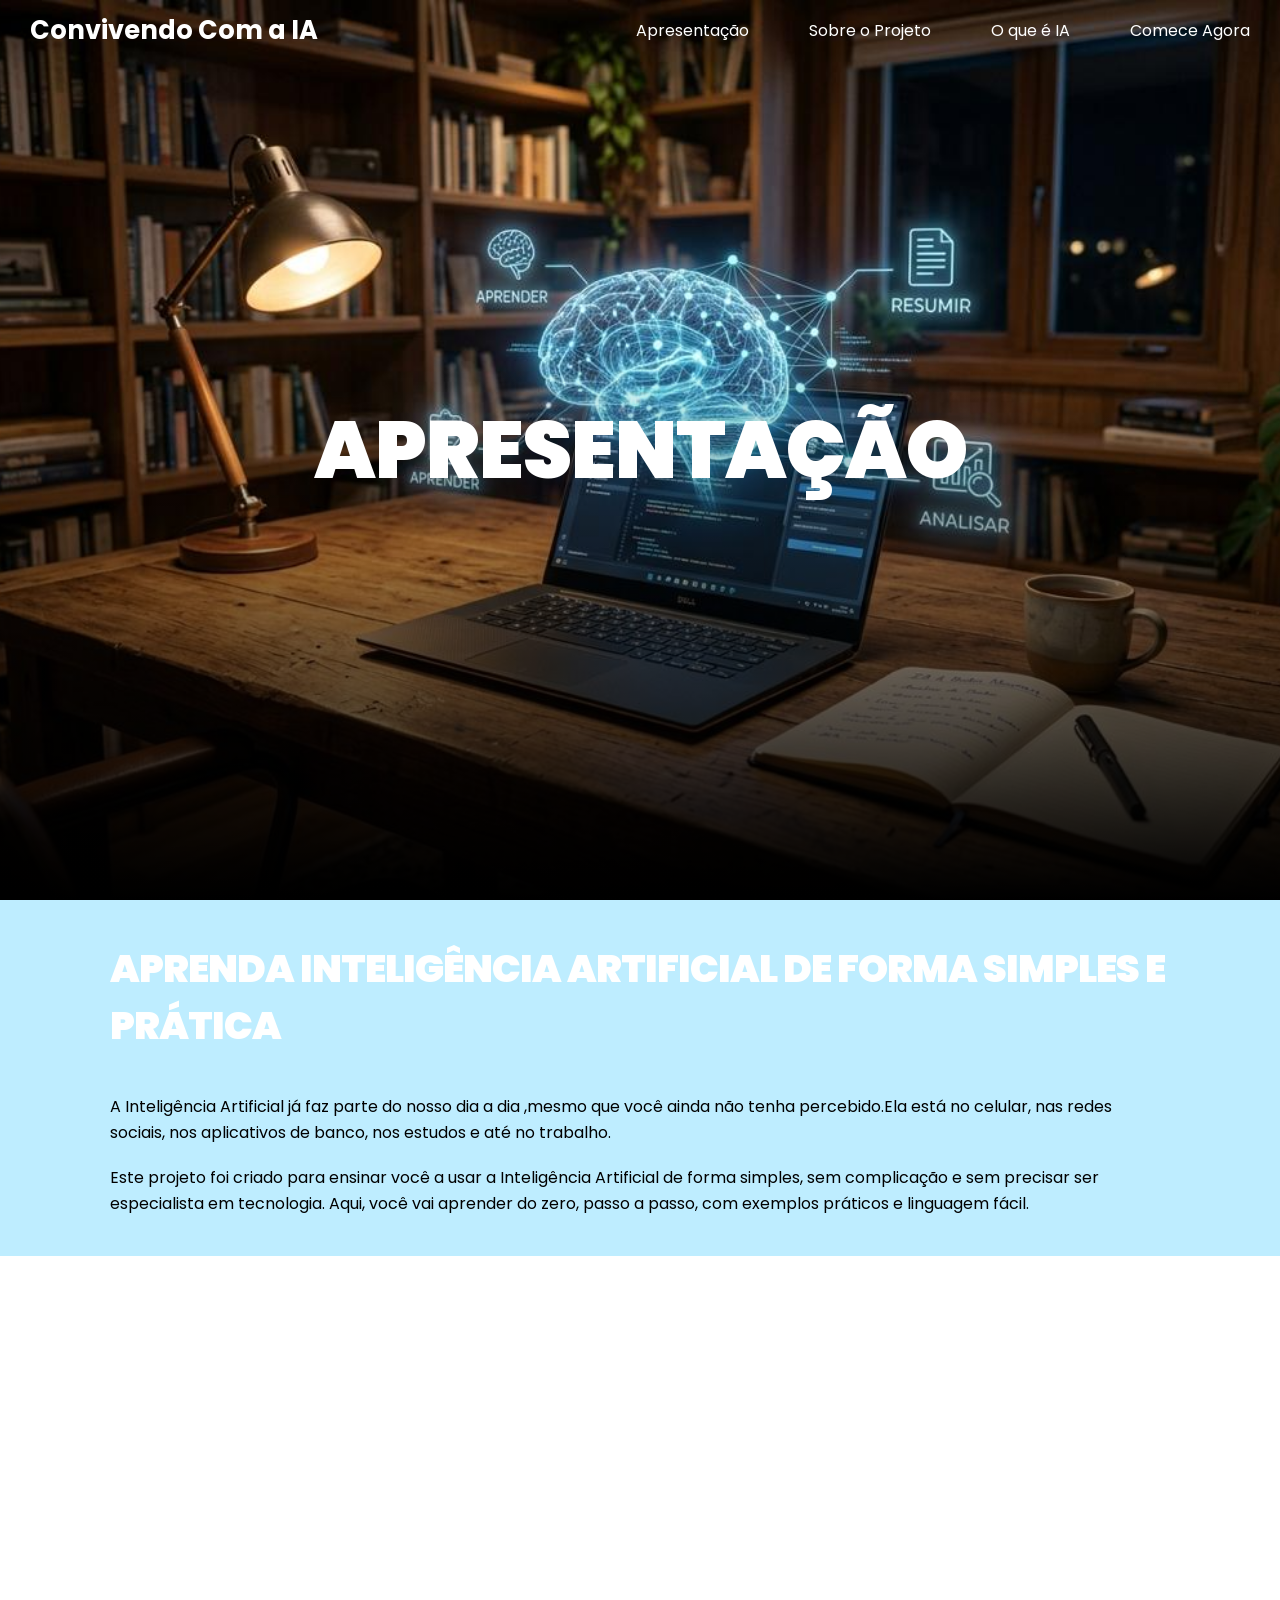
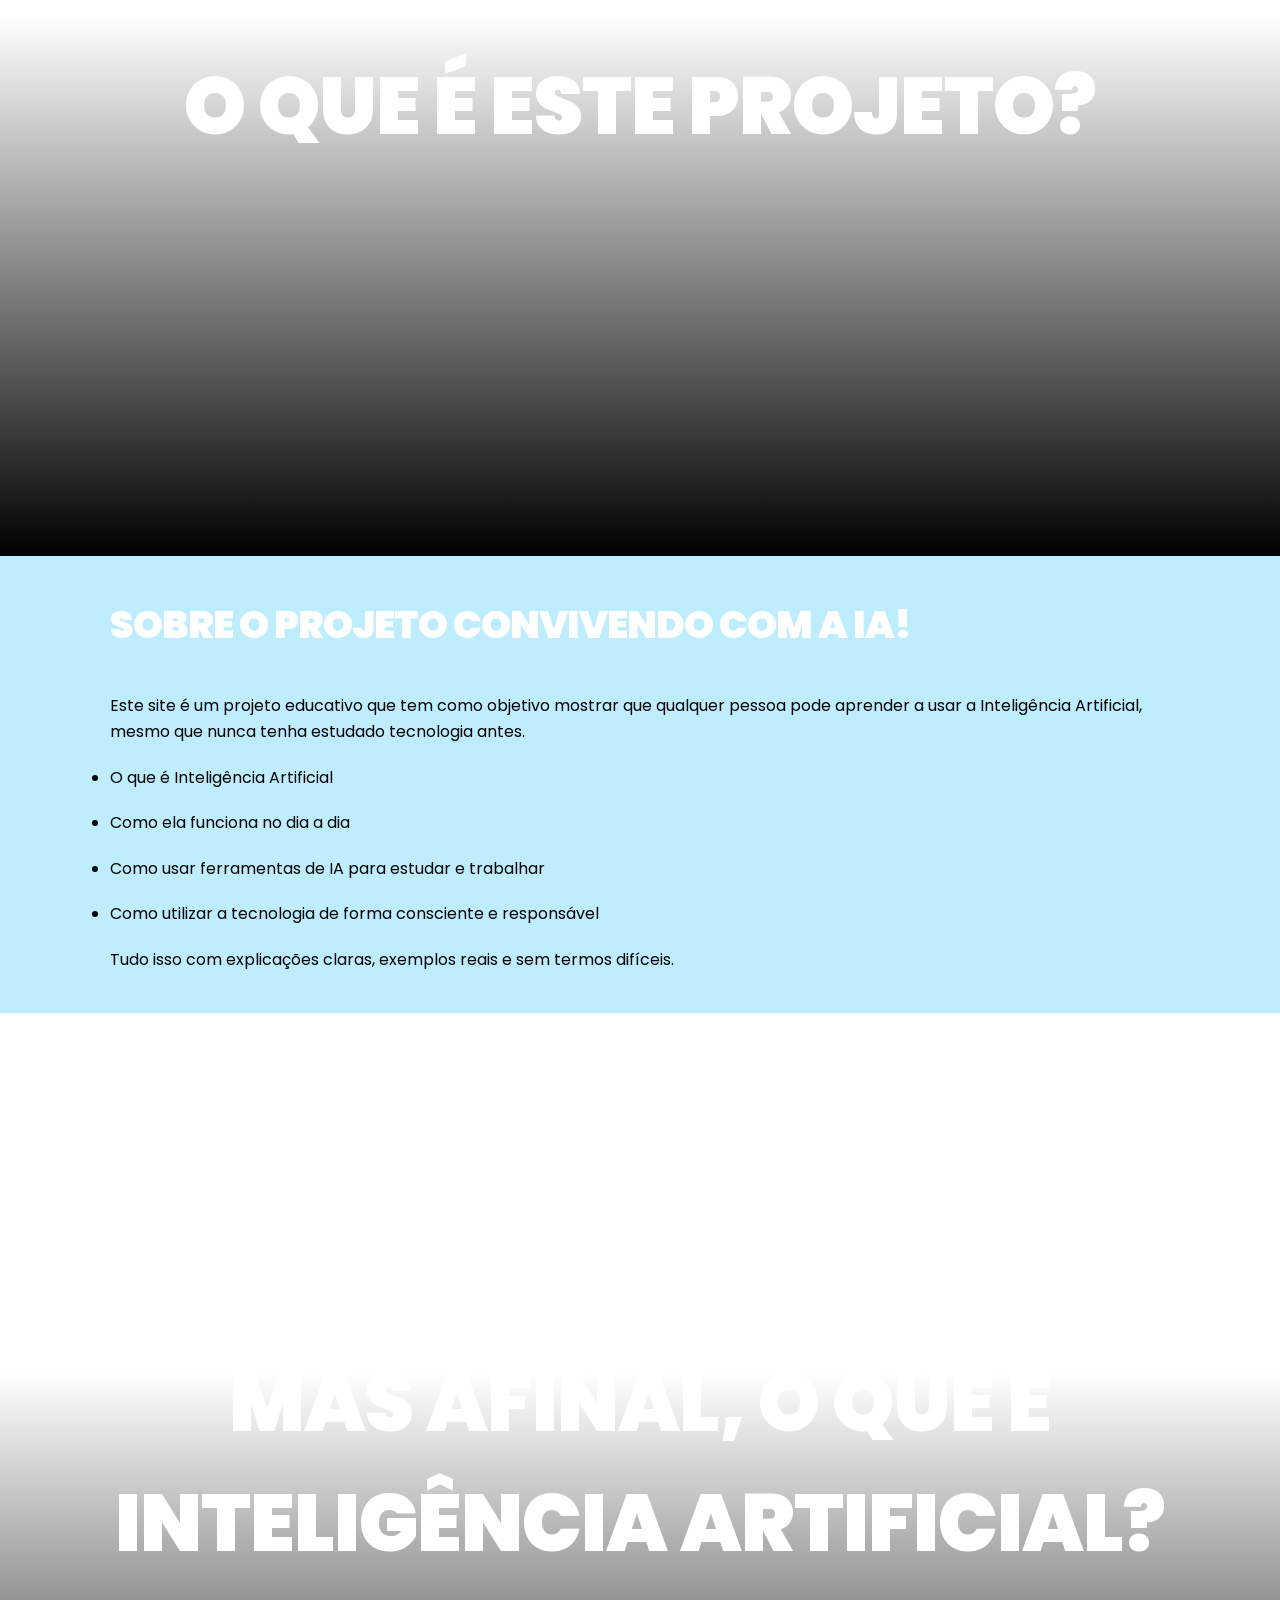
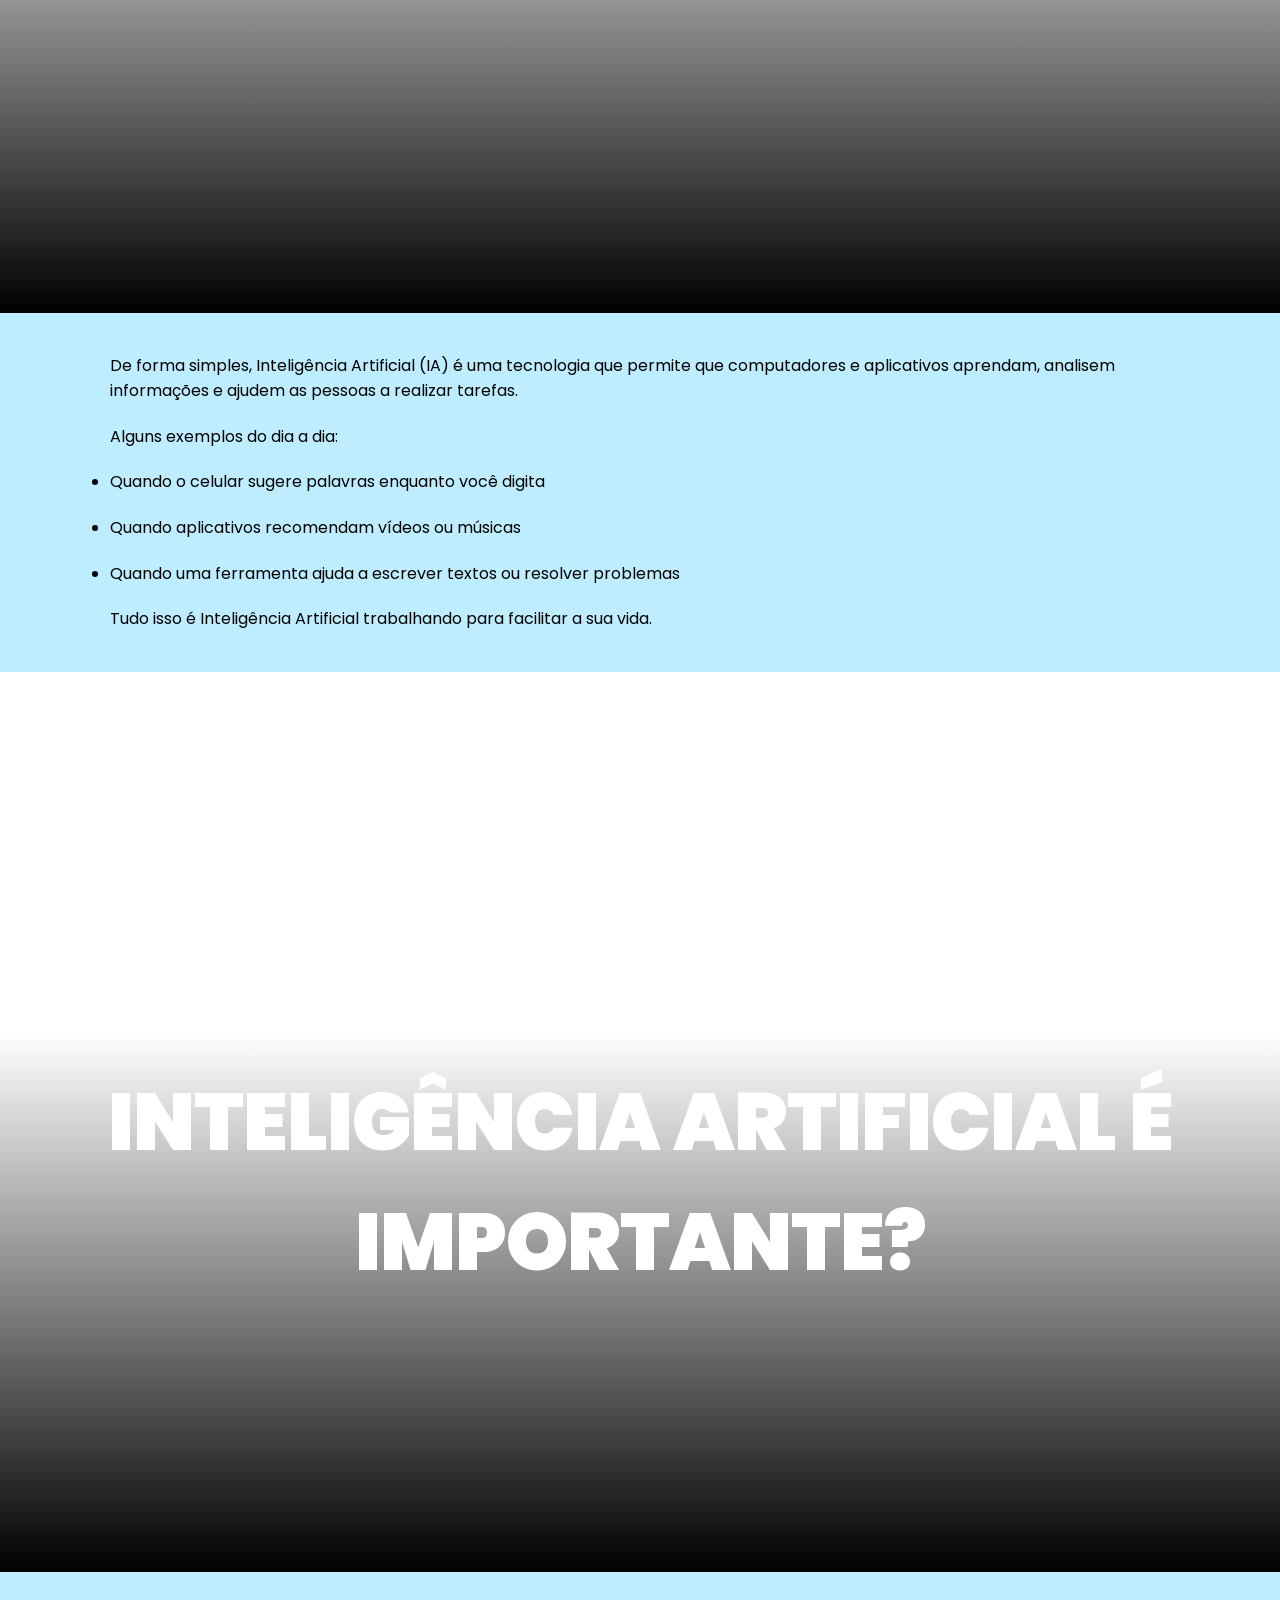
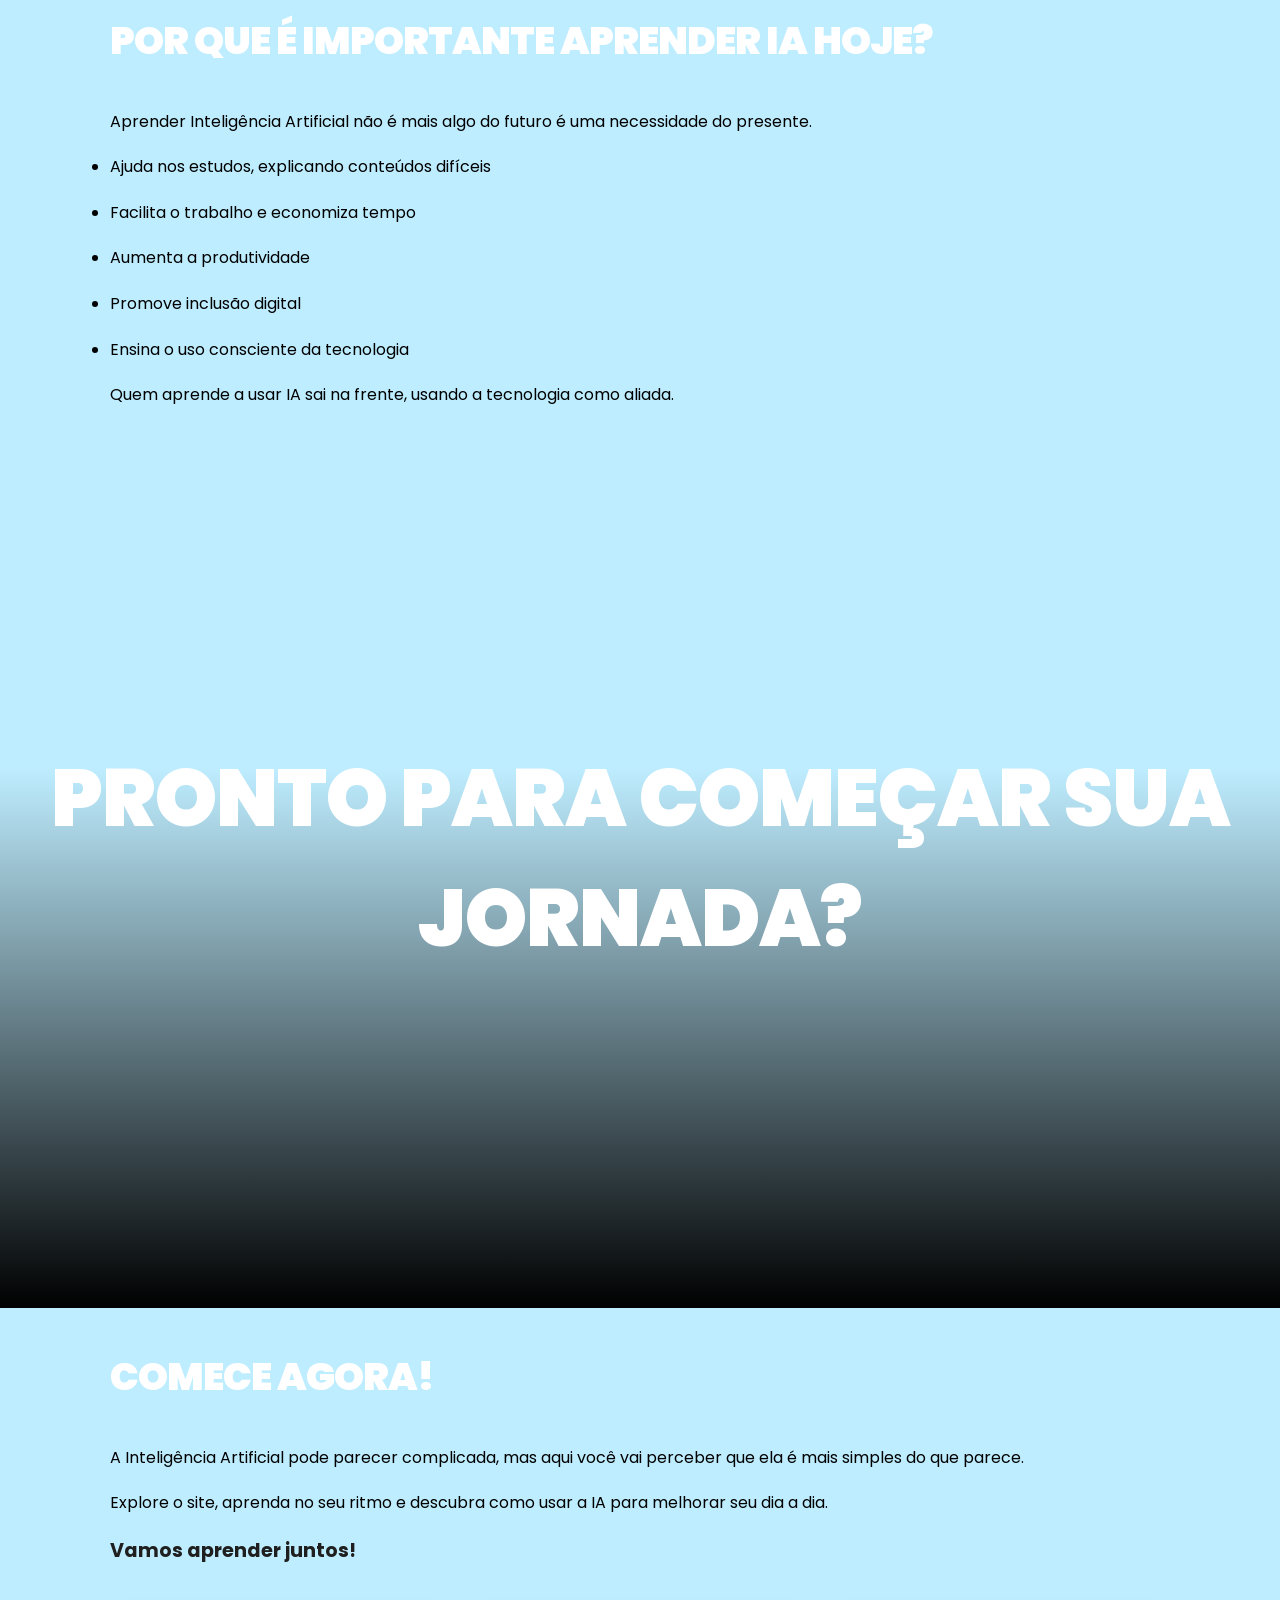
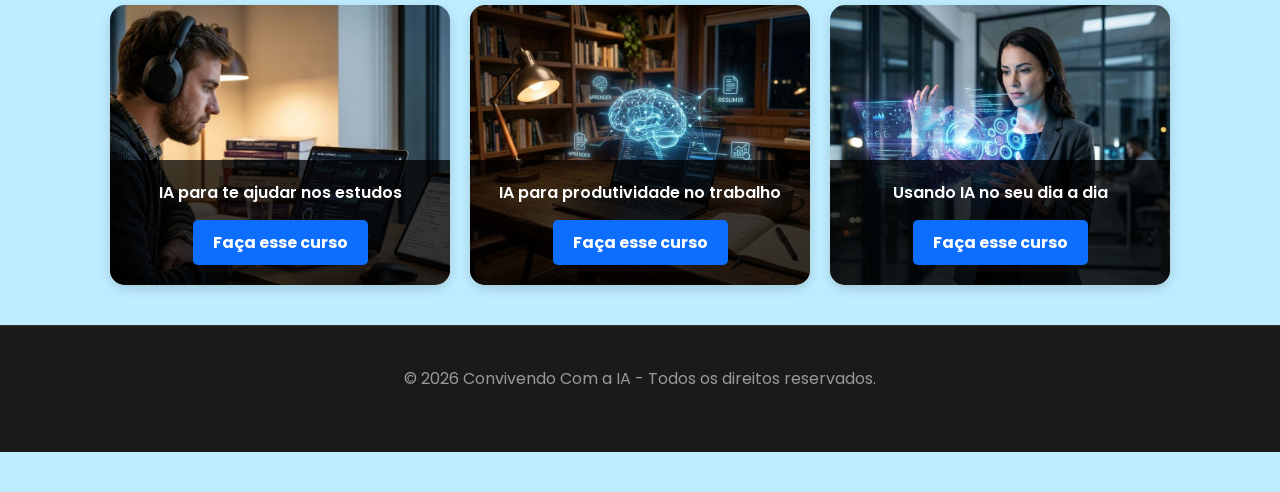
<file: index.html>
<!DOCTYPE html>
<html lang="pt-br">
<head>
    <meta charset="UTF-8">
    <meta name="viewport" content="width=device-width, initial-scale=1.0">
    <link rel="stylesheet" href="style.css"/>   
    <title>Convivêndo Com Inteligência Artificial</title>
</head>
<body>
    <nav>
        <ul>
            <li class="logotipo"><a href="#">Convivendo Com a IA</a></li>
            <li class="hideMobile"><a href="#apresentacao">Apresentação</a></li>
            <li class="hideMobile"><a href="#sobre">Sobre o Projeto</a></li>
            <li class="hideMobile"> <a href="#oqueeia">O que é IA</a></li>
            <li class="hideMobile"><a href="#comece">Comece Agora</a></li>
            <li class="hideDesktop" onclick=showSidebar()><a href="#">
                <svg  class="icon" xmlns="http://www.w3.org/2000/svg" height="24px" viewBox="0 -960 960 960" width="24px" fill="#1f1f1f"><path d="M120-240v-80h720v80H120Zm0-200v-80h720v80H120Zm0-200v-80h720v80H120Z"/></svg>
            </a></li>
        </ul>
        <ul class="sidebar"> 
    <li onclick="hideSidebar()">
        <svg class="icon" xmlns="http://www.w3.org/2000/svg" height="24px" viewBox="0 -960 960 960" width="24px" fill="#0f0f0f">
            <path d="m256-200-56-56 224-224-224-224 56-56 224 224 224-224 56 56-224 224 224 224-56 56-224-224-224 224Z"/>
        </svg>
    </li>         
    <li><a href="#apresentacao" onclick="hideSidebar()">Apresentação</a></li>
    <li><a href="#sobre" onclick="hideSidebar()">Sobre o Projeto</a></li>
    <li><a href="#oqueeia" onclick="hideSidebar()">O que é IA</a></li>
    <li><a href="#comece" onclick="hideSidebar()">Comece Agora</a></li>
</ul>
    </nav>
    <div class="wrapper">

<section id="apresentacao" class="module parallax parallax-1">
    <h1>Apresentação</h1>
</section>
        <section class="module content">
            <div class="container">
                <h2>Aprenda Inteligência Artificial de Forma Simples e Prática</h2>
                <p>A Inteligência Artificial já faz parte do nosso dia a dia ,mesmo que você ainda não tenha percebido.Ela está no celular, nas redes sociais, nos aplicativos de banco, nos estudos e até no trabalho.</p>
               <p>Este projeto foi criado para ensinar você a usar a Inteligência Artificial de forma simples, sem complicação e sem precisar ser especialista em tecnologia.
                Aqui, você vai aprender do zero, passo a passo, com exemplos práticos e linguagem fácil.</p>
    </div>
</section>
     <section id="sobre" class="module parallax parallax-2">
    <h1> O que é este projeto?</h1> 
</section>
     <section class="module content">

        <div class="container">
        <h2>  Sobre o Projeto Convivendo com a IA!</h2>
             <p>
                Este site é um projeto educativo que tem como objetivo mostrar que qualquer pessoa pode aprender
                a usar a Inteligência Artificial, mesmo que nunca tenha estudado tecnologia antes.
            </p>
            <ul>
                <li>O que é Inteligência Artificial</li>
                <li>Como ela funciona no dia a dia</li>
                <li>Como usar ferramentas de IA para estudar e trabalhar</li>
                <li>Como utilizar a tecnologia de forma consciente e responsável</li>
            </ul>
            <p>
                 Tudo isso com explicações claras, exemplos reais e sem termos difíceis.
                 </p>
        </div>
     </section>
      <section id="oqueeia" class="module parallax parallax-3">
    <h1>Mas afinal, o que é Inteligência Artificial?</h1>
</section>
        <section class="module content">
        <div class="container">
        <p>
                De forma simples, Inteligência Artificial (IA) é uma tecnologia que permite que computadores
                e aplicativos aprendam, analisem informações e ajudem as pessoas a realizar tarefas.
            </p>

            <p>Alguns exemplos do dia a dia:</p>

            <ul>
                <li>Quando o celular sugere palavras enquanto você digita</li>
                <li>Quando aplicativos recomendam vídeos ou músicas</li>
                <li>Quando uma ferramenta ajuda a escrever textos ou resolver problemas</li>
            </ul>

            <p>
                Tudo isso é Inteligência Artificial trabalhando para facilitar a sua vida.
            </p>
        </div>
    </section>
    <section id="importancia" class="module parallax parallax-4">
    <h1>Aprender Sobre Inteligência Artificial é Importante?</h1>
</section>
<section class="module content">
    <div class="container">
        <h2>Por que é importante aprender IA hoje?</h2>
        <p> Aprender Inteligência Artificial não é mais algo do futuro é uma necessidade do presente.
            </p>
        <ul>
            <li>Ajuda nos estudos, explicando conteúdos difíceis</li>
                <li>Facilita o trabalho e economiza tempo</li>
                <li>Aumenta a produtividade</li>
                <li>Promove inclusão digital</li>
                <li>Ensina o uso consciente da tecnologia</li>
            </ul>
        <p>Quem aprende a usar IA sai na frente, usando a tecnologia como aliada.</p>

    </div>
<!-- Seção Parallax de Transição Final -->
<section id="importancia" class="module parallax parallax-5">
    <h1>Pronto para começar sua jornada?</h1>
</section>

<!-- Seção Final de Conteúdo com os Cards -->
<section id="comece" class="module content">
    <div class="container">
        <h2>Comece agora!</h2>
        <p>A Inteligência Artificial pode parecer complicada, mas aqui você vai perceber que ela é mais simples do que parece.</p>
        <p>Explore o site, aprenda no seu ritmo e descubra como usar a IA para melhorar seu dia a dia.</p>
        
        <strong class="chamada-final">Vamos aprender juntos!</strong>

        <div class="cursos">
            <div class="curso">
                <div class="curso-info">
                    <h3>IA para te ajudar nos estudos</h3>
                    <a href="curso-estudos.html" class="btn-curso">Faça esse curso</a>
                </div>
            </div>

            <div class="curso">
                <div class="curso-info">
                    <h3>IA para produtividade no trabalho</h3>
                    <a href="curso-trabalho.html" class="btn-curso">Faça esse curso</a>
                </div>
            </div>

            <div class="curso">
                <div class="curso-info">
                    <h3>Usando IA no seu dia a dia</h3>
                    <a href="curso-dia-a-dia.html" class="btn-curso">Faça esse curso</a>
                </div>
            </div>
        </div>
    </div>
</section>
<footer>
    <p>&copy; 2026 Convivendo Com a IA - Todos os direitos reservados.</p>
</footer>
    <script>
        function showSidebar(){
            const sidebar = document.querySelector(".sidebar");
            sidebar.style.display = "flex";
        }
        function hideSidebar(){
            const sidebar = document.querySelector(".sidebar");
            sidebar.style.display = "none";
        }
    </script>
</body> <!-- O script fica logo aqui, "coladinho" no fechamento do body -->
</html>
</file>
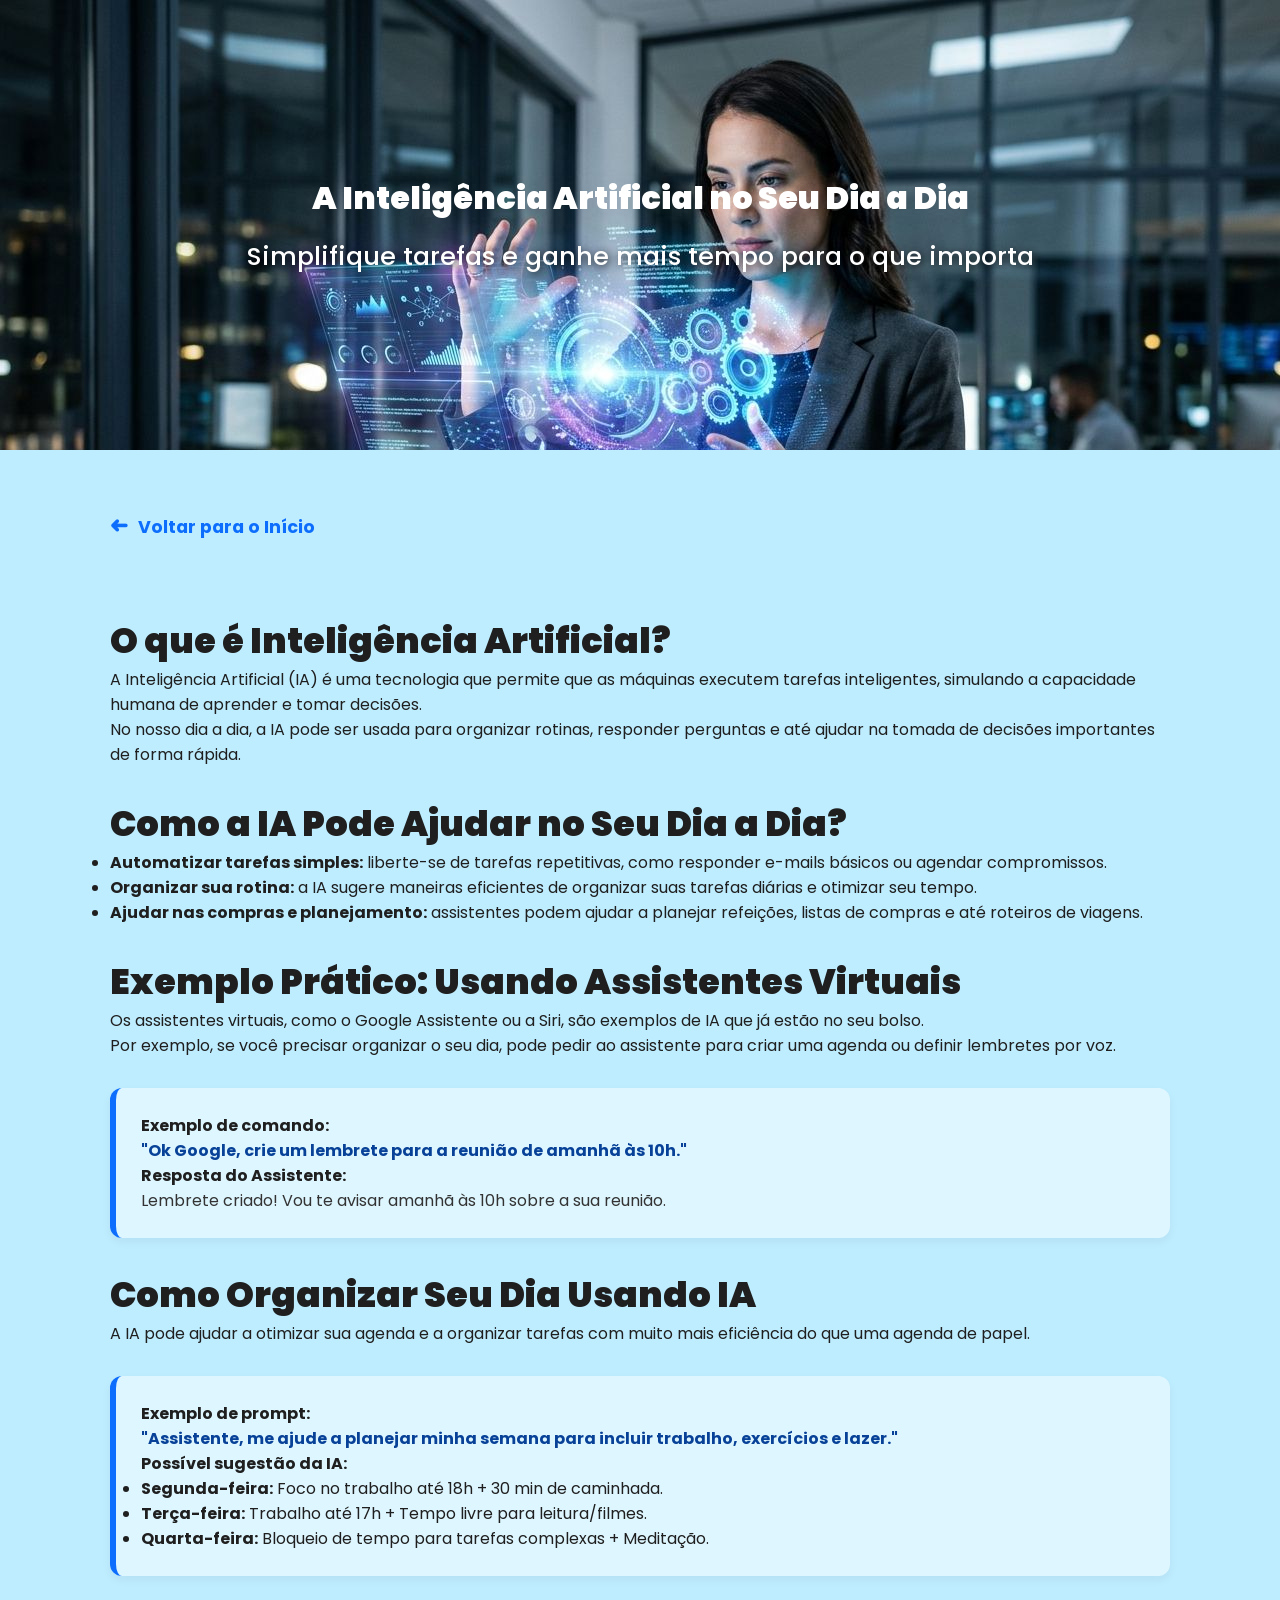
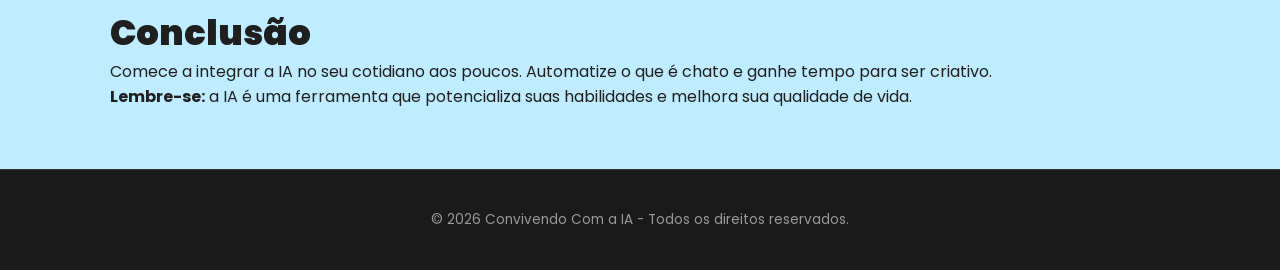
<file: curso-dia-a-dia.html>
<!DOCTYPE html>
<html lang="pt-BR">
<head>
    <meta charset="UTF-8">
    <meta name="viewport" content="width=device-width, initial-scale=1.0">
    <title>IA no Dia a Dia - Curso Básico</title>
    <!-- Link para o seu CSS principal -->
    <link rel="stylesheet" href="style.css">
</head>

<body class="pagina-curso">

    <!-- ================= CABEÇALHO COM PARALLAX CURTO ================= -->
    <!-- Classe parallax-curso-dia para puxar a imagem de cotidiano no CSS -->
    <header class="cabecalho-curso module parallax parallax-curso-dia">
        <div class="container-header">
            <h1>A Inteligência Artificial no Seu Dia a Dia</h1>
            <p>Simplifique tarefas e ganhe mais tempo para o que importa</p>
        </div>
    </header>

    <!-- ================= CONTEÚDO PRINCIPAL DO CURSO ================= -->
    <main class="conteudo-curso module content">
        <div class="container">

            <!-- Botão de Voltar Estilizado -->
            <a href="index.html" class="btn-voltar">
                <span>&#10140;</span> Voltar para o Início
            </a>

            <!-- ===== SEÇÃO: O QUE É INTELIGÊNCIA ARTIFICIAL ===== -->
            <section>
                <h2>O que é Inteligência Artificial?</h2>
                <p>
                    A Inteligência Artificial (IA) é uma tecnologia que permite que as máquinas
                    executem tarefas inteligentes, simulando a capacidade humana de aprender e tomar decisões.
                </p>
                <p>
                    No nosso dia a dia, a IA pode ser usada para organizar rotinas, responder perguntas
                    e até ajudar na tomada de decisões importantes de forma rápida.
                </p>
            </section>

            <!-- ===== SEÇÃO: COMO A IA AJUDA NO DIA A DIA ===== -->
            <section>
                <h2>Como a IA Pode Ajudar no Seu Dia a Dia?</h2>
                <ul>
                    <li>
                        <strong>Automatizar tarefas simples:</strong>
                        liberte-se de tarefas repetitivas, como responder e-mails básicos ou agendar compromissos.
                    </li>
                    <li>
                        <strong>Organizar sua rotina:</strong>
                        a IA sugere maneiras eficientes de organizar suas tarefas diárias e otimizar seu tempo.
                    </li>
                    <li>
                        <strong>Ajudar nas compras e planejamento:</strong>
                        assistentes podem ajudar a planejar refeições, listas de compras e até roteiros de viagens.
                    </li>
                </ul>
            </section>

            <!-- ===== SEÇÃO: EXEMPLO PRÁTICO COM ASSISTENTE VIRTUAL ===== -->
            <section>
                <h2>Exemplo Prático: Usando Assistentes Virtuais</h2>
                <p>
                    Os assistentes virtuais, como o Google Assistente ou a Siri, são exemplos de IA que já estão no seu bolso.
                </p>
                <p>
                    Por exemplo, se você precisar organizar o seu dia, pode pedir ao assistente para criar uma agenda ou definir lembretes por voz.
                </p>

                <!-- Bloco de exemplo estilizado -->
                <div class="exemplo-ia">
                    <p><strong>Exemplo de comando:</strong></p>
                    <p class="prompt">
                        "Ok Google, crie um lembrete para a reunião de amanhã às 10h."
                    </p>

                    <p><strong>Resposta do Assistente:</strong></p>
                    <p class="resposta">
                        Lembrete criado! Vou te avisar amanhã às 10h sobre a sua reunião.
                    </p>
                </div>
            </section>

            <!-- ===== SEÇÃO: ORGANIZAÇÃO DO DIA ===== -->
            <section>
                <h2>Como Organizar Seu Dia Usando IA</h2>
                <p>
                    A IA pode ajudar a otimizar sua agenda e a organizar tarefas com muito mais eficiência do que uma agenda de papel.
                </p>

                <div class="exemplo-ia">
                    <p><strong>Exemplo de prompt:</strong></p>
                    <p class="prompt">
                        "Assistente, me ajude a planejar minha semana para incluir trabalho, exercícios e lazer."
                    </p>

                    <p><strong>Possível sugestão da IA:</strong></p>
                    <ul>
                        <li><strong>Segunda-feira:</strong> Foco no trabalho até 18h + 30 min de caminhada.</li>
                        <li><strong>Terça-feira:</strong> Trabalho até 17h + Tempo livre para leitura/filmes.</li>
                        <li><strong>Quarta-feira:</strong> Bloqueio de tempo para tarefas complexas + Meditação.</li>
                    </ul>
                </div>
            </section>

            <!-- ===== SEÇÃO: CONCLUSÃO ===== -->
            <section>
                <h2>Conclusão</h2>
                <p>
                    Comece a integrar a IA no seu cotidiano aos poucos. Automatize o que é chato e ganhe tempo para ser criativo.
                </p>
                <p>
                    <strong>Lembre-se:</strong> a IA é uma ferramenta que potencializa suas habilidades e melhora sua qualidade de vida.
                </p>
            </section>

        </div> <!-- Fim do Container -->
    </main>

    <!-- ================= RODAPÉ ================= -->
    <footer>
        <p>&copy; 2026 Convivendo Com a IA - Todos os direitos reservados.</p>
    </footer>

</body>
</html>
</file>
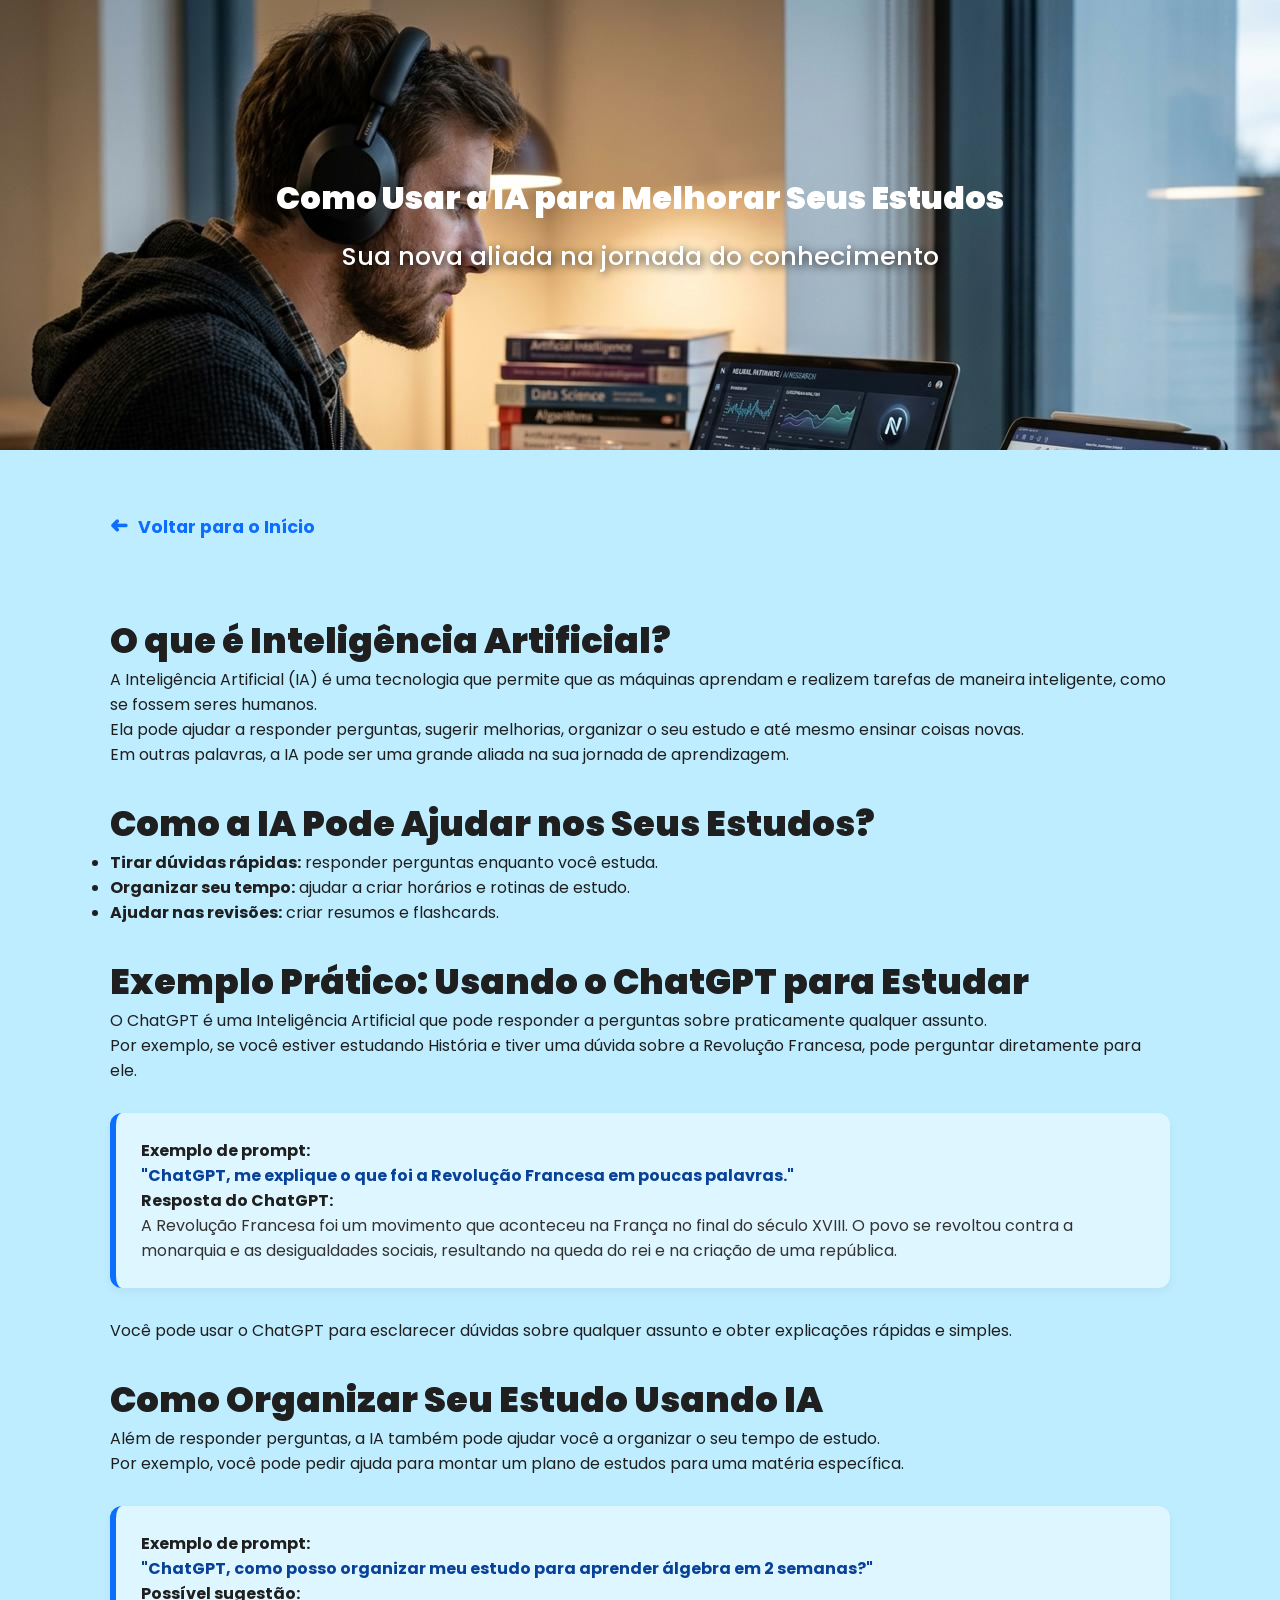
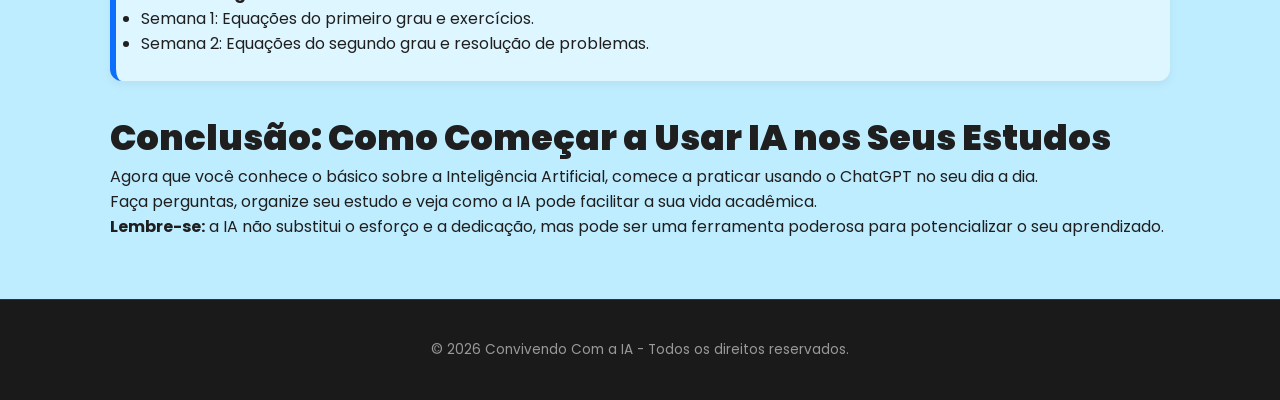
<file: curso-estudos.html>
<!DOCTYPE html>
<html lang="pt-BR">
<head>
    <meta charset="UTF-8">
    <meta name="viewport" content="width=device-width, initial-scale=1.0">
    <title>IA para Melhorar Seus Estudos - Curso</title>
    <!-- Link para o seu CSS principal -->
    <link rel="stylesheet" href="style.css">  
</head>

<body class="pagina-curso">

    <!-- ================= CABEÇALHO COM PARALLAX CURTO ================= -->
    <header class="cabecalho-curso module parallax parallax-curso-estudos">
        <div class="container-header">
            <h1>Como Usar a IA para Melhorar Seus Estudos</h1>
            <p>Sua nova aliada na jornada do conhecimento</p>
        </div>
    </header>

    <!-- ================= CONTEÚDO PRINCIPAL DO CURSO ================= -->
  <main class="conteudo-curso module content">
        <div class="container">
            
            <!-- Botão de Voltar Estilizado -->
            <a href="index.html" class="btn-voltar">
                <span>&#10140;</span> Voltar para o Início
            </a>

            <!-- ===== SEÇÃO: O QUE É INTELIGÊNCIA ARTIFICIAL ===== -->
            <section>
                <h2>O que é Inteligência Artificial?</h2>
                <p>
                    A Inteligência Artificial (IA) é uma tecnologia que permite que as máquinas
                    aprendam e realizem tarefas de maneira inteligente, como se fossem seres humanos.
                </p>
                <p>
                    Ela pode ajudar a responder perguntas, sugerir melhorias, organizar o seu estudo
                    e até mesmo ensinar coisas novas.
                </p>
                <p>
                    Em outras palavras, a IA pode ser uma grande aliada na sua jornada de aprendizagem.
                </p>
            </section>

            <!-- ===== SEÇÃO: COMO A IA AJUDA NOS ESTUDOS ===== -->
            <section>
                <h2>Como a IA Pode Ajudar nos Seus Estudos?</h2>
                <ul>
                    <li>
                        <strong>Tirar dúvidas rápidas:</strong>
                        responder perguntas enquanto você estuda.
                    </li>
                    <li>
                        <strong>Organizar seu tempo:</strong>
                        ajudar a criar horários e rotinas de estudo.
                    </li>
                    <li>
                        <strong>Ajudar nas revisões:</strong>
                        criar resumos e flashcards.
                    </li>
                </ul>
            </section>

            <!-- ===== SEÇÃO: EXEMPLO PRÁTICO COM CHATGPT ===== -->
            <section>
                <h2>Exemplo Prático: Usando o ChatGPT para Estudar</h2>
                <p>
                    O ChatGPT é uma Inteligência Artificial que pode responder a perguntas
                    sobre praticamente qualquer assunto.
                </p>
                <p>
                    Por exemplo, se você estiver estudando História e tiver uma dúvida sobre
                    a Revolução Francesa, pode perguntar diretamente para ele.
                </p>

                <!-- Bloco de exemplo estilizado -->
                <div class="exemplo-ia">
                    <p><strong>Exemplo de prompt:</strong></p>
                    <p class="prompt">
                        "ChatGPT, me explique o que foi a Revolução Francesa em poucas palavras."
                    </p>

                    <p><strong>Resposta do ChatGPT:</strong></p>
                    <p class="resposta">
                        A Revolução Francesa foi um movimento que aconteceu na França no final do século XVIII.
                        O povo se revoltou contra a monarquia e as desigualdades sociais, resultando na queda do rei
                        e na criação de uma república.
                    </p>
                </div>

                <p>
                    Você pode usar o ChatGPT para esclarecer dúvidas sobre qualquer assunto
                    e obter explicações rápidas e simples.
                </p>
            </section>

            <!-- ===== SEÇÃO: ORGANIZAÇÃO DOS ESTUDOS ===== -->
            <section>
                <h2>Como Organizar Seu Estudo Usando IA</h2>
                <p>
                    Além de responder perguntas, a IA também pode ajudar você a organizar
                    o seu tempo de estudo.
                </p>
                <p>
                    Por exemplo, você pode pedir ajuda para montar um plano de estudos
                    para uma matéria específica.
                </p>

                <div class="exemplo-ia">
                    <p><strong>Exemplo de prompt:</strong></p>
                    <p class="prompt">
                        "ChatGPT, como posso organizar meu estudo para aprender álgebra em 2 semanas?"
                    </p>

                    <p><strong>Possível sugestão:</strong></p>
                    <ul>
                        <li>Semana 1: Equações do primeiro grau e exercícios.</li>
                        <li>Semana 2: Equações do segundo grau e resolução de problemas.</li>
                    </ul>
                </div>
            </section>

            <!-- ===== SEÇÃO: CONCLUSÃO ===== -->
            <section>
                <h2>Conclusão: Como Começar a Usar IA nos Seus Estudos</h2>
                <p>
                    Agora que você conhece o básico sobre a Inteligência Artificial,
                    comece a praticar usando o ChatGPT no seu dia a dia.
                </p>
                <p>
                    Faça perguntas, organize seu estudo e veja como a IA pode facilitar
                    a sua vida acadêmica.
                </p>
                <p>
                    <strong>Lembre-se:</strong> a IA não substitui o esforço e a dedicação,
                    mas pode ser uma ferramenta poderosa para potencializar o seu aprendizado.
                </p>
            </section>

        </div> <!-- Fim do Container -->
    </main>

    <!-- ================= RODAPÉ ================= -->
    <footer>
        <p>&copy; 2026 Convivendo Com a IA - Todos os direitos reservados.</p>
    </footer>

</body>
</html>
</file>
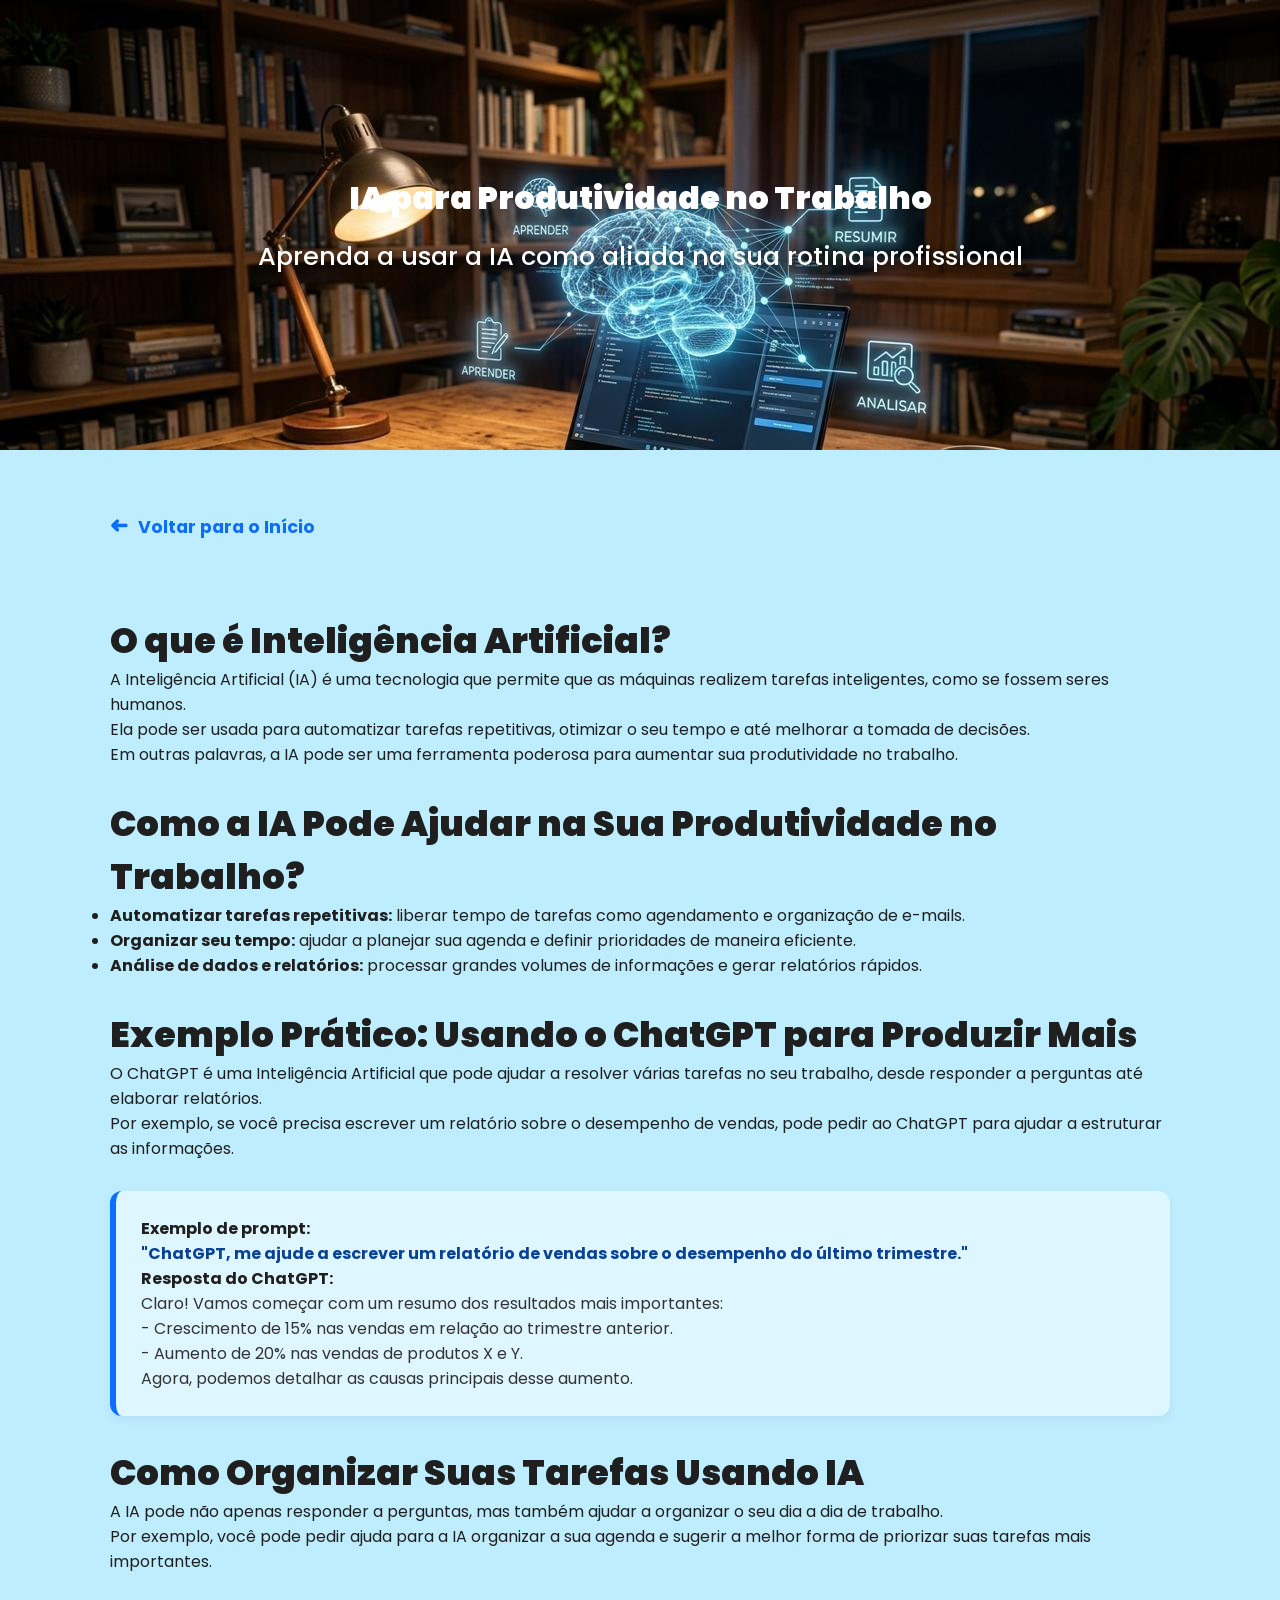
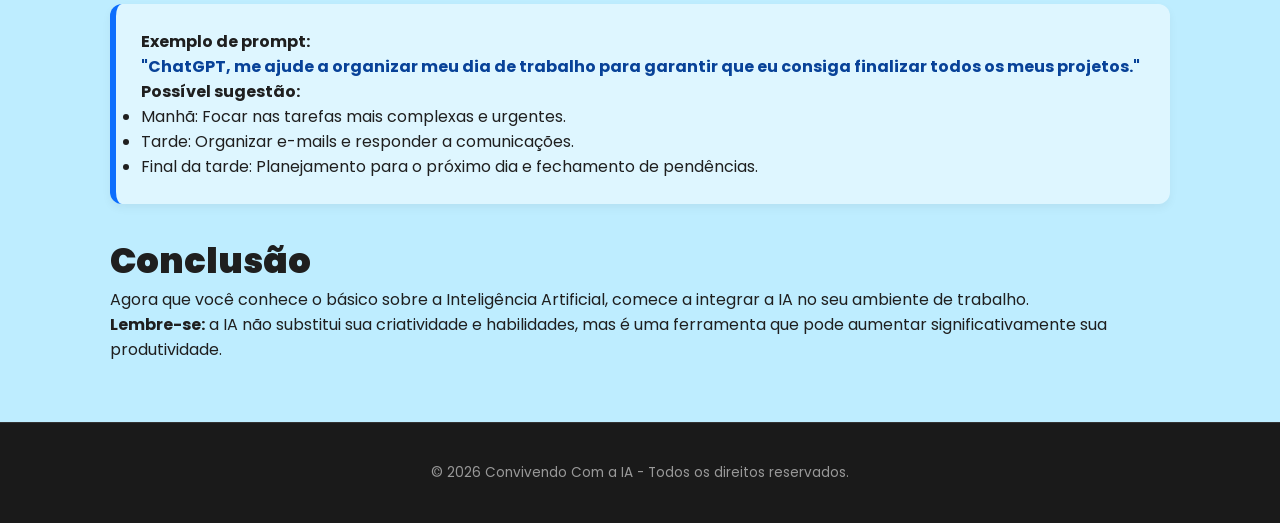
<file: curso-trabalho.html>
<!DOCTYPE html>
<html lang="pt-BR">
<head>
    <meta charset="UTF-8">
    <meta name="viewport" content="width=device-width, initial-scale=1.0">
    <title>IA para Produtividade no Trabalho - Curso</title>
    <!-- Link para o seu CSS principal -->
    <link rel="stylesheet" href="style.css">  
</head>

<body class="pagina-curso">

    <!-- ================= CABEÇALHO COM PARALLAX CURTO ================= -->
    <!-- Note a classe parallax-curso-trabalho para puxar a imagem correta no CSS -->
    <header class="cabecalho-curso module parallax parallax-curso-trabalho">
        <div class="container-header">
            <h1>IA para Produtividade no Trabalho</h1>
            <p>Aprenda a usar a IA como aliada na sua rotina profissional</p>
        </div>
    </header>

    <!-- ================= CONTEÚDO PRINCIPAL DO CURSO ================= -->
    <main class="conteudo-curso module content">
        <div class="container">
            
            <!-- Botão de Voltar Estilizado -->
            <a href="index.html" class="btn-voltar">
                <span>&#10140;</span> Voltar para o Início
            </a>

            <!-- ===== SEÇÃO: O QUE É INTELIGÊNCIA ARTIFICIAL ===== -->
            <section>
                <h2>O que é Inteligência Artificial?</h2>
                <p>
                    A Inteligência Artificial (IA) é uma tecnologia que permite que as máquinas
                    realizem tarefas inteligentes, como se fossem seres humanos.
                </p>
                <p>
                    Ela pode ser usada para automatizar tarefas repetitivas, otimizar o seu tempo
                    e até melhorar a tomada de decisões.
                </p>
                <p>
                    Em outras palavras, a IA pode ser uma ferramenta poderosa para aumentar sua produtividade no trabalho.
                </p>
            </section>

            <!-- ===== SEÇÃO: COMO A IA AJUDA NA PRODUTIVIDADE ===== -->
            <section>
                <h2>Como a IA Pode Ajudar na Sua Produtividade no Trabalho?</h2>
                <ul>
                    <li>
                        <strong>Automatizar tarefas repetitivas:</strong>
                        liberar tempo de tarefas como agendamento e organização de e-mails.
                    </li>
                    <li>
                        <strong>Organizar seu tempo:</strong>
                        ajudar a planejar sua agenda e definir prioridades de maneira eficiente.
                    </li>
                    <li>
                        <strong>Análise de dados e relatórios:</strong>
                        processar grandes volumes de informações e gerar relatórios rápidos.
                    </li>
                </ul>
            </section>

            <!-- ===== SEÇÃO: EXEMPLO PRÁTICO COM CHATGPT ===== -->
            <section>
                <h2>Exemplo Prático: Usando o ChatGPT para Produzir Mais</h2>
                <p>
                    O ChatGPT é uma Inteligência Artificial que pode ajudar a resolver várias tarefas no seu trabalho,
                    desde responder a perguntas até elaborar relatórios.
                </p>
                <p>
                    Por exemplo, se você precisa escrever um relatório sobre o desempenho de vendas,
                    pode pedir ao ChatGPT para ajudar a estruturar as informações.
                </p>

                <!-- Bloco de exemplo estilizado -->
                <div class="exemplo-ia">
                    <p><strong>Exemplo de prompt:</strong></p>
                    <p class="prompt">
                        "ChatGPT, me ajude a escrever um relatório de vendas sobre o desempenho do último trimestre."
                    </p>

                    <p><strong>Resposta do ChatGPT:</strong></p>
                    <p class="resposta">
                        Claro! Vamos começar com um resumo dos resultados mais importantes: <br>
                        - Crescimento de 15% nas vendas em relação ao trimestre anterior. <br>
                        - Aumento de 20% nas vendas de produtos X e Y. <br>
                        Agora, podemos detalhar as causas principais desse aumento.
                    </p>
                </div>
            </section>

            <!-- ===== SEÇÃO: ORGANIZAÇÃO DAS TAREFAS ===== -->
            <section>
                <h2>Como Organizar Suas Tarefas Usando IA</h2>
                <p>
                    A IA pode não apenas responder a perguntas, mas também ajudar a organizar o seu dia a dia de trabalho.
                </p>
                <p>
                    Por exemplo, você pode pedir ajuda para a IA organizar a sua agenda e sugerir a melhor forma de priorizar
                    suas tarefas mais importantes.
                </p>

                <div class="exemplo-ia">
                    <p><strong>Exemplo de prompt:</strong></p>
                    <p class="prompt">
                        "ChatGPT, me ajude a organizar meu dia de trabalho para garantir que eu consiga finalizar todos os meus projetos."
                    </p>

                    <p><strong>Possível sugestão:</strong></p>
                    <ul>
                        <li>Manhã: Focar nas tarefas mais complexas e urgentes.</li>
                        <li>Tarde: Organizar e-mails e responder a comunicações.</li>
                        <li>Final da tarde: Planejamento para o próximo dia e fechamento de pendências.</li>
                    </ul>
                </div>
            </section>

            <!-- ===== SEÇÃO: CONCLUSÃO ===== -->
            <section>
                <h2>Conclusão</h2>
                <p>
                    Agora que você conhece o básico sobre a Inteligência Artificial,
                    comece a integrar a IA no seu ambiente de trabalho.
                </p>
                <p>
                    <strong>Lembre-se:</strong> a IA não substitui sua criatividade e habilidades, mas é uma ferramenta
                    que pode aumentar significativamente sua produtividade.
                </p>
            </section>

        </div> <!-- Fim do Container -->
    </main>

    <!-- ================= RODAPÉ ================= -->
    <footer>
        <p>&copy; 2026 Convivendo Com a IA - Todos os direitos reservados.</p>
    </footer>

</body>
</html>
</file>
<file: style.css>
@import url('https://fonts.googleapis.com/css2?family=Poppins:ital,wght@0,100;0,200;0,300;0,400;0,500;0,600;0,700;0,800;0,900;1,100;1,200;1,300;1,400;1,500;1,600;1,700;1,800;1,900&display=swap');
* {
    margin: 0;
    padding: 0;
    box-sizing: border-box; /* Impede que padding "estoure" a largura dos elementos */
}
body {
    min-height: 100vh;
    background-size: cover;
    background-repeat: no-repeat;
    background-position: center;
    /* Unificando as propriedades: */
    margin: 0;
    padding: 0;
    color: #1F1F1F; /* Cor padrão branca para ler sobre as imagens */
    font-family: 'Poppins', sans-serif; /* Agora a Poppins vai funcionar */
    overflow-x: hidden; /* Evita barra de rolagem horizontal indesejada */
}


nav{
    display: flex;
    justify-content: flex-end;
    position:absolute;
    top: 0;
    left: 0;
    width: 100%;
    z-index: 100;
    background-color: transparent;
}
nav ul{ 
    width: 100%; 
    list-style: none;
    display: flex;
    justify-content: flex-end;
    align-items: center;
}
nav li{ 
    height: 60px;
}
nav li:first-child{ 
    margin-right: auto;}

nav a{
    height: 100%;
    padding:0 30px;
    text-decoration: none;
    display: flex;
    align-items: center;
    color: #fff ;
}
nav a:hover{
    color: #0a1af6;
}
.icon{
    fill: #fcfcfd;
}
.logotipo{
    font-weight: bold;
    font-size: 1.6rem;
}
 .sidebar{
    position: fixed;
    top: 0;
    right:0;
    height: 100vh;
    width: 280px;
    z-index: 999;
    background-color: rgba(255,255,255,0.2);
    box-shadow: -10px 0 10px;
    display: none;
    flex-direction: column;
    align-items: flex-start;
    justify-content: flex-start;
    backdrop-filter: blur(10px);
 }
@media( max-width: 800px){
        .hideMobile{
            display: none;
        }
}
@media (min-width:800px){
        .hideDesktop{
            display: none;
        }
}/* Padronizando todos os títulos de seções de conteúdo */
section.module h2, 
section.module h3 {
    font-size: clamp(1.8rem, 5vw, 3rem); /* Um pouco menor que o H1, mas ainda grande */
    font-weight: 900;
    text-transform: uppercase;
    margin-bottom: 20px;
    letter-spacing: -1px;
}

/* 2. Mantendo Títulos e H1 sempre brancos em qualquer lugar */
/* (Já que você quer que os títulos dos textos também sejam brancos) */
/* 2. Mantendo Títulos e H1 sempre brancos em qualquer lugar */
/* (Já que você quer que os títulos dos textos também sejam brancos) */
h1, h2, h3, h4 {
    color: #fff !important; 
    font-weight: 900;
} /* Faltava abrir lá em cima e fechar aqui embaixo */
.wrapper{
    width: 100%;
    margin: 0 auto;
}
main{
    display: block;
    background-color: #fff;
}
.container{
    width: 90%;
    max-width: 1100px;
    margin: 0 auto;
    padding: 0 20px;
}
img,video{
    max-width: 100%;
    height: auto;
}
section.module p {
    margin-bottom: 40px;
    font-size: clamp(1rem, 1.2vw, 1.25rem);
}
section.module:last-child{
    margin-bottom: 0;
}
section.module h2{
    margin-bottom: 40px;
    font-size: clamp(1.5rem, 3vw, 3rem);
}
section.module.content { 
    padding: 40px 0;
    background: #beedff;
    /* Adicione esta linha abaixo para garantir que nada "vaze" */
    display: flow-root; 
}
section.module.content .container > *:first-child {
    margin-top: 0;
}
section.module.content .container > *:last-child {
    margin-bottom: 0;
}
/* 1. Primeiro definimos o comportamento da seção (o container) */
section.module.parallax {
    display: flex;
    flex-direction: column;
    justify-content: center;
    align-items: center;
    height: 100vh !important;
    width: 100%;
    position: relative;
    overflow: hidden;
    background-position: 50% 50%;
    background-repeat: no-repeat;
    background-attachment: fixed;
    background-size: cover;
}

/* 2. Agora o Título H1 (RESPONSIVO E ÚNICO) */
section.module.parallax h1 {
    word-break: keep-all; /* Impede que quebre no meio da palavra se possível */
    hyphens: auto;        /* Adiciona hífen se precisar quebrar (ajuda no mobile) */
    letter-spacing: -1px; /* Aperta um pouco as letras para ganhar espaço */
    color: #fff;
    text-align: center;
    /* O clamp impede que ele fique maior que a tela */
    font-size: clamp(2rem, 8vw, 5rem); 
    z-index: 50;
    text-transform: uppercase;
    font-weight: 900;
    width: 100%;
    padding: 0 10px;
    word-wrap: break-word;
    white-space: normal;
}

/* 3. O efeito de sombra/gradiente */
section.module.parallax::after {
    content: "";
    height: 100%;
    width: 100%;
    position: absolute;
    z-index: 8;
    background: linear-gradient(to bottom, rgba(0,0,0,0) 0, rgba(0,0,0,0) 40%, #000);
}

/* 4. MEDIA QUERY (Ajustes para Celular) */
@media (max-width: 800px) {
    section.module.parallax {
        background-attachment: scroll; /* Melhora performance no celular */
        height: auto !important;
        min-height: 100vh;
        padding-top: 80px; /* Espaço para o menu não cobrir o H1 */
    }
}
@media (max-width: 600px) {
    section.module.parallax h1 {
        font-size: 1.8rem; /* No mobile, vamos travar num tamanho fixo se o clamp falhar */
        padding: 0 5px;    /* Diminuímos o recuo para a palavra ter mais espaço lateral */
    }
}
section.module.content p, 
section.module.content li {
    color: #000000; /* Preto puro para os textos */
    margin-bottom: 20px;
    font-size: clamp(1rem,1.2vw,1.25rem);
    font-family:'Poppins',sans-serif;
    line-height: 1.6;
}
section.module{
    margin-bottom: 0;
    padding-left:  0;
}
section.module li{
    margin-bottom: 10px;
}
html {
    scroll-behavior: smooth;
}

/* 5. As imagens de fundo */
section.module.parallax.parallax-1 { background-image: url(imagens/trabalho.jpeg); }
section.module.parallax.parallax-2{ background-image: url(imagens/efeito1.jpeg);}
section.module.parallax.parallax-3{background-image: url(imagens/estudos.jpeg);}
section.module.parallax.parallax-4{background-image: url(imagens/dia.jpeg);}
/* Nova Imagem para o Parallax Final */
section.module.parallax.parallax-5 { 
    background-image: url(imagens/teste.jpg); /* Certifique-se de ter essa imagem */
}

/* Estilização da Chamada Final */
.chamada-final {
    display: block;
    margin: 20px 0;
    font-size: 1.2rem;
    color: #1f1f1f;
    font-weight: 700;
}

/* Blocos de Cursos */
.cursos {
    display: flex;
    gap: 20px;
    margin-top: 40px;
    width: 100%;
}

.curso {
    flex: 1;
    height: 280px;
    background-size: cover;
    background-position: center;
    border-radius: 15px;
    overflow: hidden;
    display: flex;
    align-items: flex-end;
    box-shadow: 0 4px 12px rgba(0,0,0,0.15);
    transition: transform 0.3s ease;
}

.curso:hover {
    transform: translateY(-8px); /* Efeito de flutuar */
}

/* Fotos de fundo dos cards (usando a lógica que você já tinha) */
.curso:nth-child(1) { background-image: url("imagens/estudos.jpeg"); }
.curso:nth-child(2) { background-image: url("imagens/trabalho.jpeg"); }
.curso:nth-child(3) { background-image: url("imagens/dia.jpeg"); }

.curso-info {
    width: 100%;
    padding: 20px;
    background-color: rgba(0, 0, 0, 0.75); /* Um pouco mais escuro para melhor contraste */
    text-align: center;
}

.curso-info h3 {
    color: #ffffff !important;
    /* Usamos !important para ganhar da regra 'section.module h3' lá de cima */
    font-size: 1rem !important; 
    margin-bottom: 15px !important;
    text-transform: none !important;
    letter-spacing: 0 !important;
    font-weight: 600 !important; /* Menos negrito para ficar mais delicado */
}
.btn-curso {
    display: inline-block;
    padding: 10px 20px;
    background-color: #0d6efd;
    color: white;
    text-decoration: none;
    border-radius: 5px;
    font-weight: bold;
    transition: background 0.3s;
}

.btn-curso:hover {
    background-color: #084298;
}
/* Rodapé Geral */
/* Rodapé Geral */
footer {
    background-color: #1a1a1a;
    color: #999 !important; /* Adicionamos o !important para vencer o preto puro! */
    text-align: center;
    padding: 40px 10px;
    font-size: 0.85rem;
    border-top: 1px solid #333;
}

/* Garante que qualquer parágrafo, link ou item de lista dentro do footer também mude de cor */
footer p, footer li, footer a, footer span {
    color: #999 !important;
}
/* Responsividade para celulares */
@media (max-width: 800px) {
    .cursos {
        flex-direction: column;
    }
    .curso {
        width: 100%;
        height: 220px;
    }
}
/* --- ESTILO DAS PÁGINAS DE CURSO (VERSÃO CORRIGIDA) --- */

/* 1. Header Parallax Curto */
.cabecalho-curso {
    height: 50vh !important; /* Aumentei um pouco para dar mais destaque */
    display: flex;
    flex-direction: column;
    justify-content: center;
    align-items: center;
    text-align: center;
    position: relative;
}

.parallax-curso-estudos {
    background-image: url("imagens/estudos.jpeg");
}
/* Imagem para o topo da página de trabalho */
.parallax-curso-trabalho {
    background-image: url("imagens/trabalho.jpeg");
}
/* Imagem para o topo da página de dia a dia */
.parallax-curso-dia {
    background-image: url("imagens/dia.jpeg");
}
/* Ajuste do Subtítulo no Header (Agora maior!) */
.container-header p {
    color: #ffffff !important;
    font-size: 1.6rem !important; /* Tamanho bem visível */
    font-weight: 500 !important;
    text-shadow: 2px 2px 8px rgba(0,0,0,0.8); /* Sombra forte para leitura */
    margin-top: 15px;
}

/* 2. Conteúdo da Página de Curso (Fundo Azul e Fonte) */
.conteudo-curso.module.content {
    background-color: #beedff !important; /* Garante o azul em toda a página */
    padding: 60px 0;
}

/* Forçar títulos a serem pretos APENAS dentro do conteúdo do curso */
.conteudo-curso h2, 

.conteudo-curso h3 {
    color: #1f1f1f !important; 
    text-align: left;
    font-size: clamp(1.5rem, 3vw, 2.2rem) !important;
    margin-top: 30px;
}

/* 3. Botão Voltar */
.btn-voltar {
    display: inline-flex;
    align-items: center;
    gap: 10px;
    text-decoration: none;
    color: #0d6efd;
    font-weight: 700;
    margin-bottom: 40px;
    transition: 0.3s;
    font-size: 1.1rem;
}

.btn-voltar span {
    display: inline-block;
    transform: rotate(180deg);
    font-size: 1.4rem;
}

.btn-voltar:hover {
    color: #084298;
    transform: translateX(-8px);
}

/* 4. Ajuste dos Cards de Exemplo */
.exemplo-ia {
    background-color: rgba(255, 255, 255, 0.5); /* Branco semi-transparente sobre o azul */
    border-left: 6px solid #0d6efd;
    padding: 25px;
    border-radius: 12px;
    margin: 30px 0;
    box-shadow: 0 4px 10px rgba(0,0,0,0.05);
}

.prompt { color: #084298 !important; font-weight: 700; }
.resposta { color: #333 !important; }
</file>
